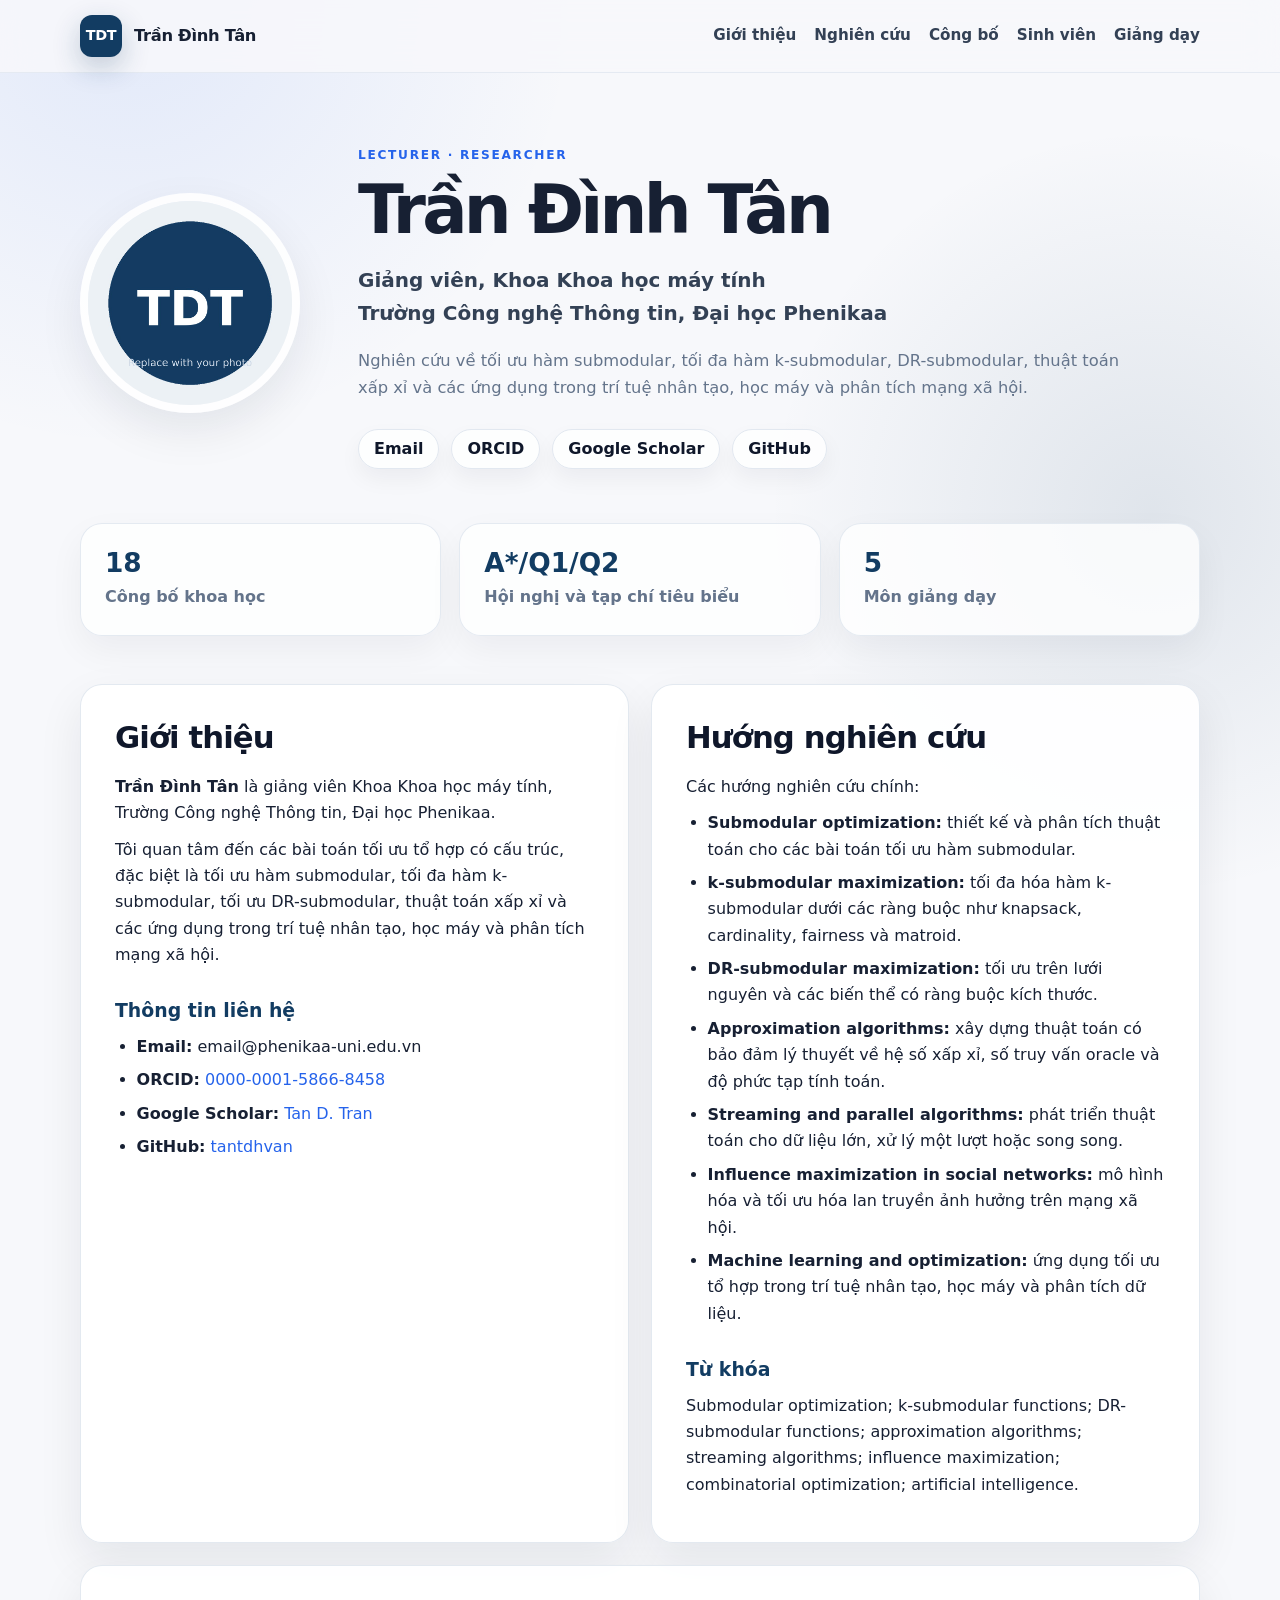
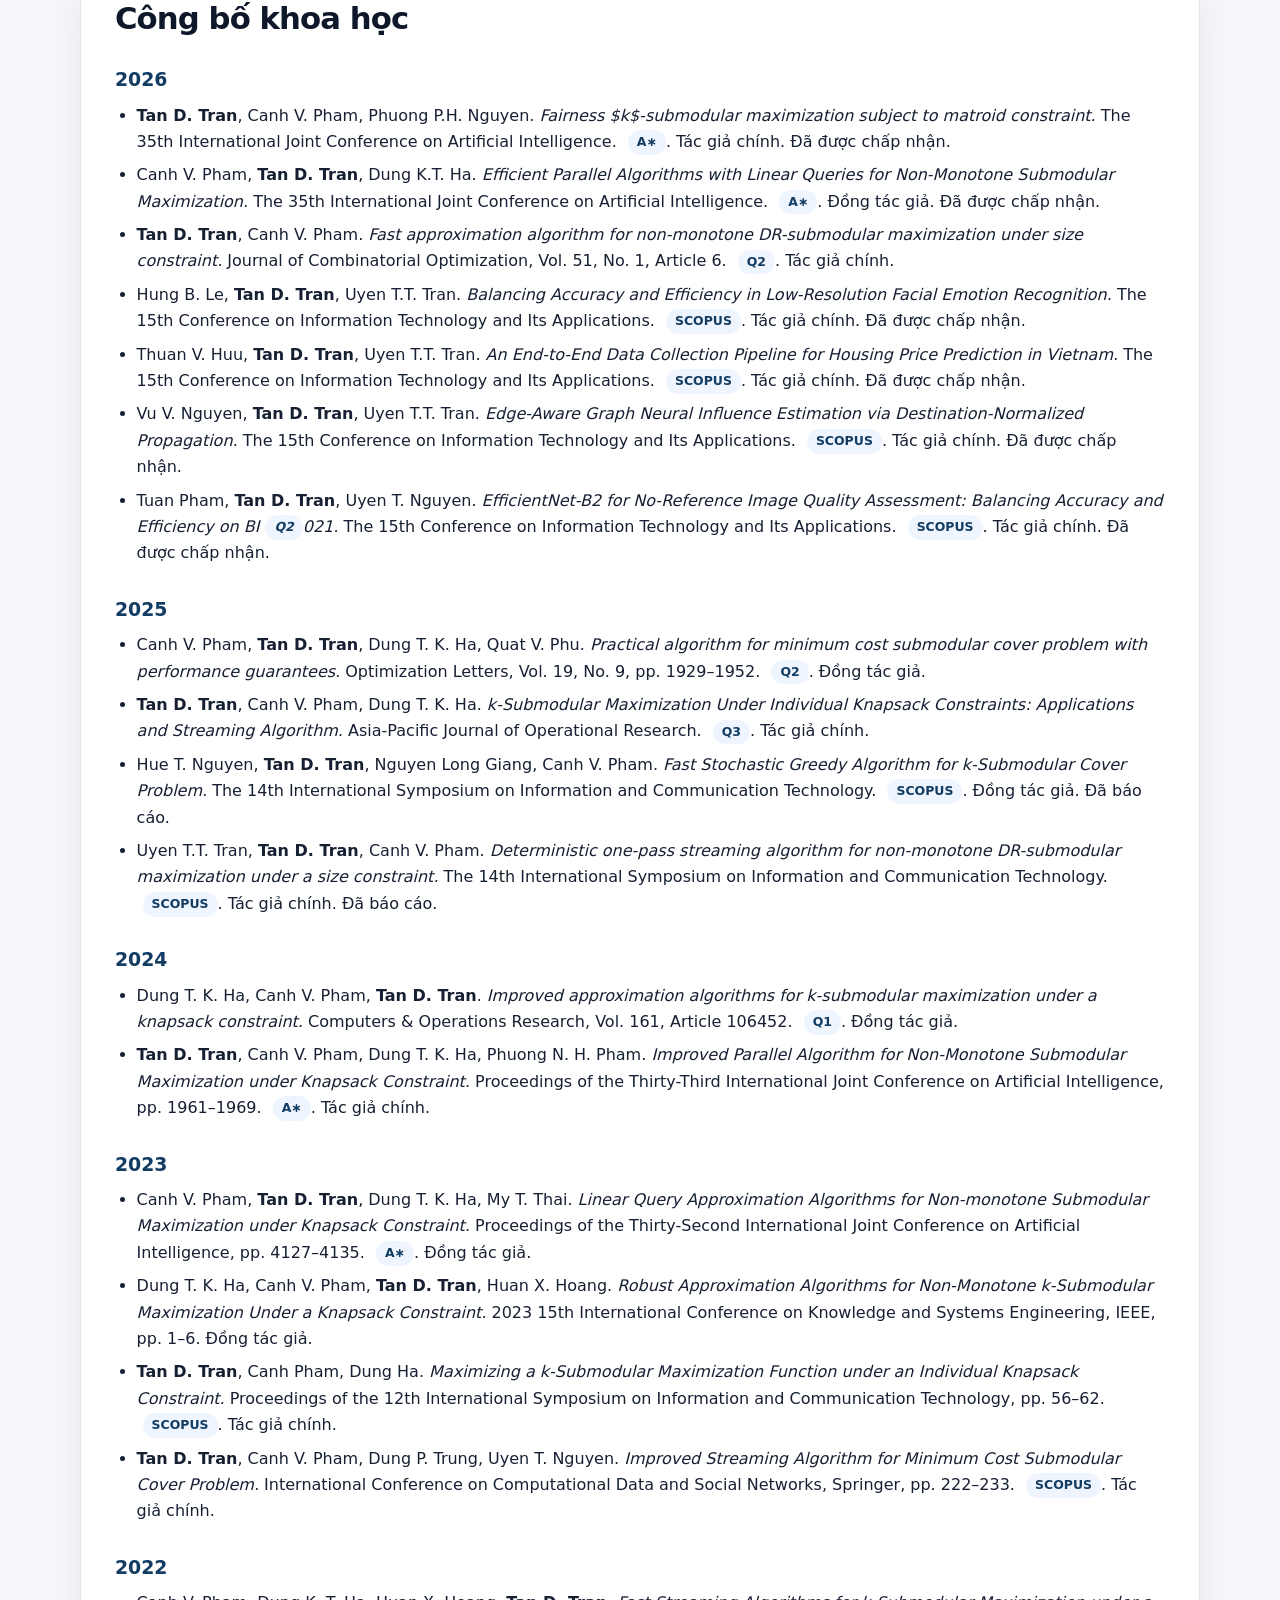
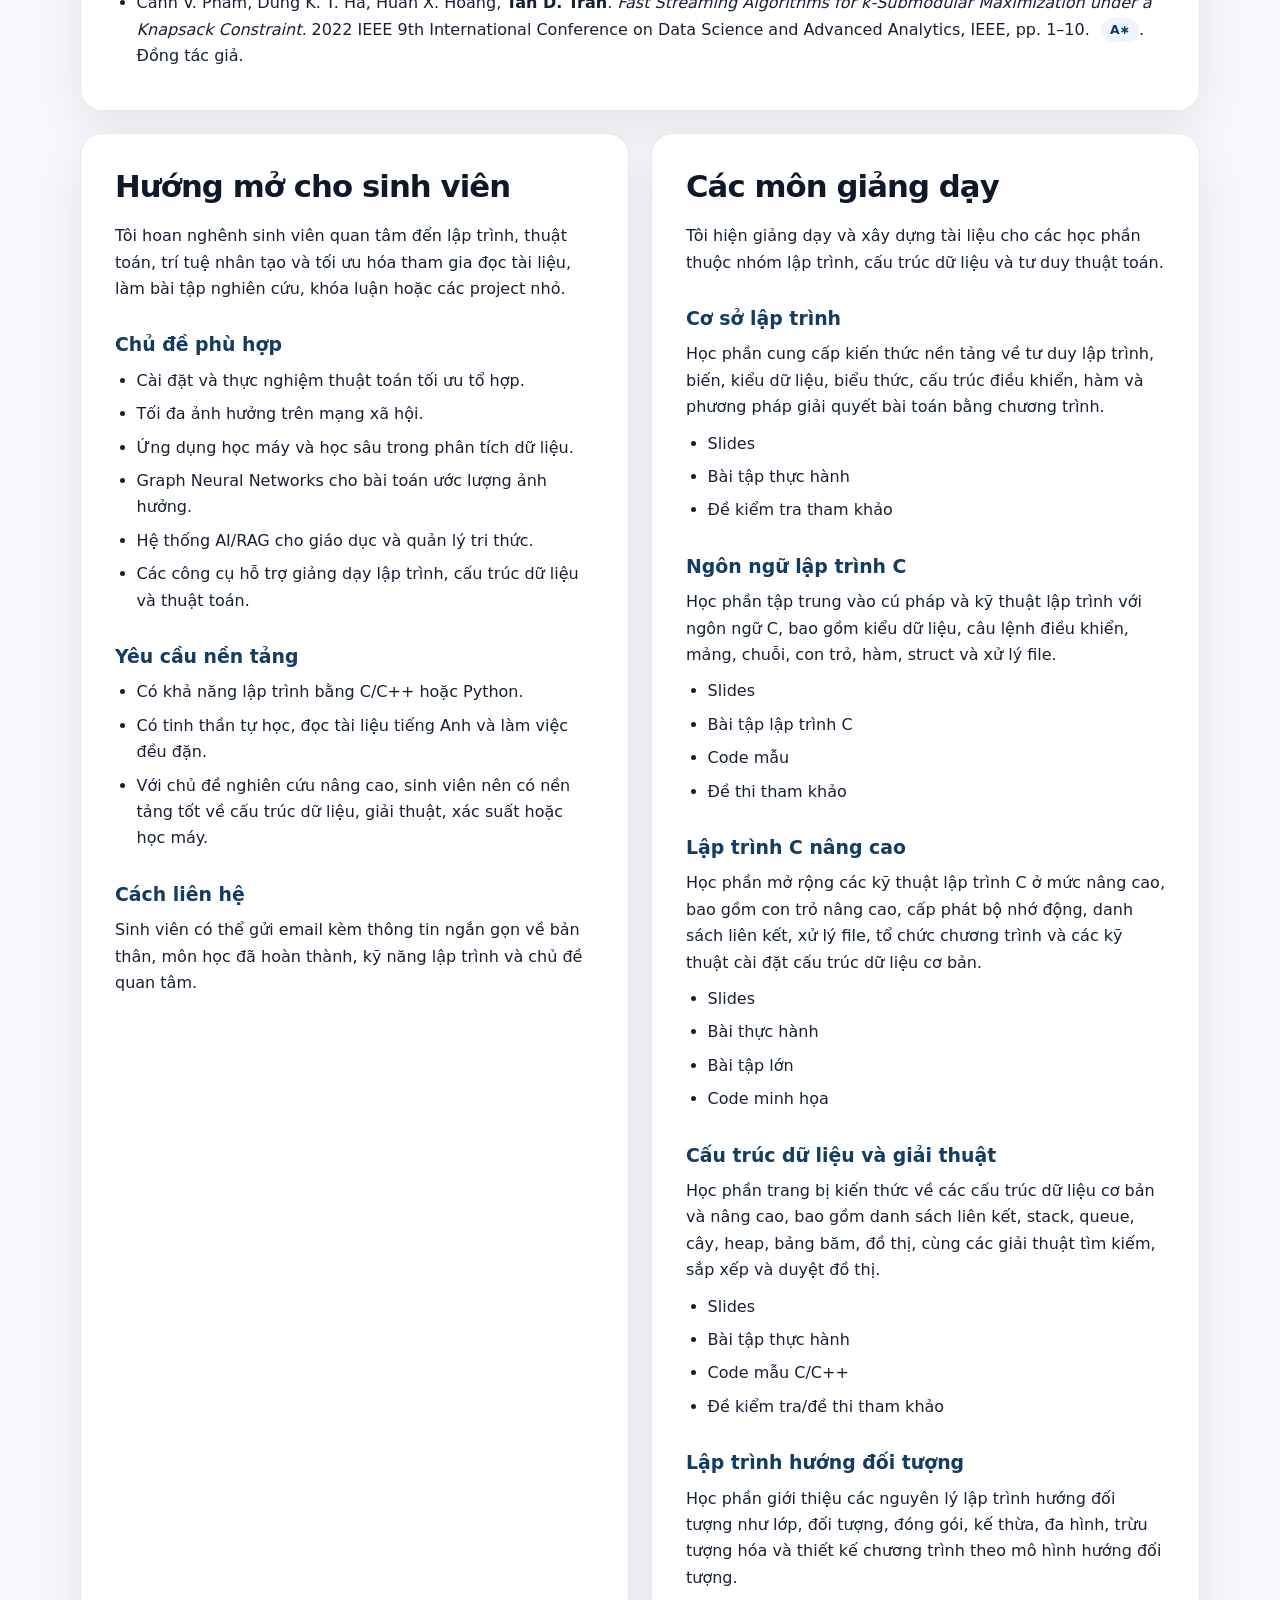
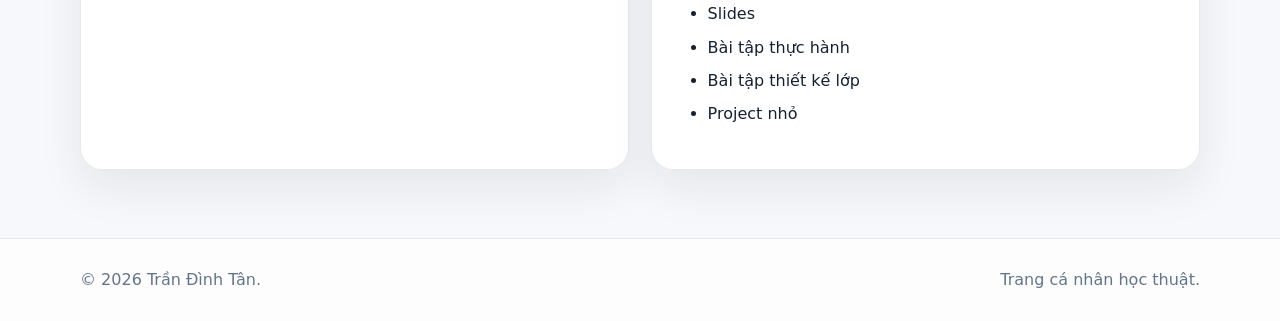
<file: index.html>
<!doctype html>
<html lang="vi">
<head>
  <meta charset="utf-8" />
  <meta name="viewport" content="width=device-width, initial-scale=1" />
  <title>Trần Đình Tân | Academic Homepage</title>
  <meta name="description" content="Trang cá nhân học thuật của Trần Đình Tân: nghiên cứu, công bố, giảng dạy và hướng mở cho sinh viên." />
  <meta name="author" content="Trần Đình Tân" />
  <meta property="og:title" content="Trần Đình Tân | Academic Homepage" />
  <meta property="og:description" content="Research, publications, teaching, and student opportunities." />
  <meta property="og:type" content="website" />
  <link rel="icon" href="assets/img/favicon.svg" type="image/svg+xml" />
  <link rel="stylesheet" href="assets/css/style.css" />
</head>
<body>
  <header class="site-header" id="top">
    <div class="container nav-wrap">
      <a class="brand" href="#top" aria-label="Trang chủ">
        <span class="brand-mark">TDT</span>
        <span class="brand-text">Trần Đình Tân</span>
      </a>
      <button class="nav-toggle" id="nav-toggle" aria-label="Mở menu" aria-expanded="false">☰</button>
      <nav class="nav" id="main-nav">
        <a href="#profile">Giới thiệu</a>
        <a href="#research">Nghiên cứu</a>
        <a href="#publications">Công bố</a>
        <a href="#students">Sinh viên</a>
        <a href="#teaching">Giảng dạy</a>
      </nav>
    </div>
  </header>

  <main>
    <section class="hero">
      <div class="container hero-grid">
        <div class="hero-photo">
          <img src="assets/img/avatar.jpg" alt="Ảnh đại diện Trần Đình Tân" />
        </div>
        <div class="hero-content">
          <p class="eyebrow">Lecturer · Researcher</p>
          <h1>Trần Đình Tân</h1>
          <p class="subtitle">Giảng viên, Khoa Khoa học máy tính<br/>Trường Công nghệ Thông tin, Đại học Phenikaa</p>
          <p class="summary">
            Nghiên cứu về tối ưu hàm submodular, tối đa hàm k-submodular,
            DR-submodular, thuật toán xấp xỉ và các ứng dụng trong trí tuệ nhân tạo,
            học máy và phân tích mạng xã hội.
          </p>
          <div class="link-row">
            <a href="mailto:email@phenikaa-uni.edu.vn">Email</a>
            <a href="https://orcid.org/0000-0001-5866-8458" target="_blank" rel="noopener">ORCID</a>
            <a href="https://scholar.google.com/citations?hl=vi&user=EHKNGs0AAAAJ" target="_blank" rel="noopener">Google Scholar</a>
            <a href="https://github.com/tantdhvan" target="_blank" rel="noopener">GitHub</a>
          </div>
        </div>
      </div>
    </section>

    <section class="container stats" aria-label="Tóm tắt hồ sơ">
      <article>
        <strong>18</strong>
        <span>Công bố khoa học</span>
      </article>
      <article>
        <strong>A*/Q1/Q2</strong>
        <span>Hội nghị và tạp chí tiêu biểu</span>
      </article>
      <article>
        <strong>5</strong>
        <span>Môn giảng dạy</span>
      </article>
    </section>

    <section class="container content-grid">
      <article class="card md-section" id="profile" data-md="content/profile.md">
        <div class="loading">Đang tải nội dung...</div>
      </article>

      <article class="card md-section" id="research" data-md="content/research.md">
        <div class="loading">Đang tải nội dung...</div>
      </article>

      <article class="card card-wide md-section" id="publications" data-md="content/publications.md">
        <div class="loading">Đang tải nội dung...</div>
      </article>

      <article class="card md-section" id="students" data-md="content/students.md">
        <div class="loading">Đang tải nội dung...</div>
      </article>

      <article class="card md-section" id="teaching" data-md="content/teaching.md">
        <div class="loading">Đang tải nội dung...</div>
      </article>
    </section>
  </main>

  <footer class="site-footer">
    <div class="container footer-grid">
      <p>© <span id="year"></span> Trần Đình Tân.</p>
      <p>Trang cá nhân học thuật.</p>
    </div>
  </footer>

  <script src="assets/js/app.js"></script>
</body>
</html>
</file>
<file: assets/css/style.css>
/* Academic personal homepage
   Edit colors in :root if needed.
*/

:root {
  --bg: #f7f8fb;
  --surface: #ffffff;
  --ink: #172033;
  --muted: #64748b;
  --line: #e2e8f0;
  --brand: #123c62;
  --brand-2: #2563eb;
  --soft: #eef5ff;
  --shadow: 0 18px 45px rgba(15, 23, 42, 0.08);
  --radius: 22px;
  --max: 1120px;
}

* {
  box-sizing: border-box;
}

html {
  scroll-behavior: smooth;
}

body {
  margin: 0;
  font-family: Inter, ui-sans-serif, system-ui, -apple-system, BlinkMacSystemFont, "Segoe UI", Arial, sans-serif;
  color: var(--ink);
  background:
    radial-gradient(circle at 10% 0%, rgba(37, 99, 235, 0.10), transparent 28rem),
    radial-gradient(circle at 90% 10%, rgba(18, 60, 98, 0.10), transparent 24rem),
    var(--bg);
  line-height: 1.65;
}

a {
  color: var(--brand-2);
  text-decoration: none;
}

a:hover {
  text-decoration: underline;
}

.container {
  width: min(100% - 36px, var(--max));
  margin: 0 auto;
}

.site-header {
  position: sticky;
  top: 0;
  z-index: 50;
  backdrop-filter: blur(16px);
  background: rgba(247, 248, 251, 0.88);
  border-bottom: 1px solid rgba(226, 232, 240, 0.85);
}

.nav-wrap {
  min-height: 72px;
  display: flex;
  align-items: center;
  justify-content: space-between;
  gap: 22px;
}

.brand {
  display: inline-flex;
  align-items: center;
  gap: 12px;
  color: var(--ink);
  font-weight: 750;
  letter-spacing: -0.02em;
}

.brand:hover {
  text-decoration: none;
}

.brand-mark {
  width: 42px;
  height: 42px;
  border-radius: 12px;
  display: grid;
  place-items: center;
  background: var(--brand);
  color: white;
  font-size: 0.9rem;
  box-shadow: 0 10px 28px rgba(18, 60, 98, 0.24);
}

.brand-text {
  font-size: 1.02rem;
}

.nav {
  display: flex;
  align-items: center;
  gap: 18px;
}

.nav a {
  color: #334155;
  font-weight: 600;
  font-size: 0.95rem;
}

.nav-toggle {
  display: none;
  border: 1px solid var(--line);
  background: var(--surface);
  border-radius: 12px;
  width: 42px;
  height: 42px;
  font-size: 1.25rem;
  cursor: pointer;
}

.hero {
  padding: 72px 0 28px;
}

.hero-grid {
  display: grid;
  grid-template-columns: 230px 1fr;
  gap: 48px;
  align-items: center;
}

.hero-photo img {
  width: 220px;
  height: 220px;
  object-fit: cover;
  border-radius: 50%;
  border: 8px solid rgba(255, 255, 255, 0.9);
  box-shadow: var(--shadow);
}

.eyebrow {
  margin: 0 0 10px;
  color: var(--brand-2);
  font-weight: 800;
  text-transform: uppercase;
  letter-spacing: 0.14em;
  font-size: 0.76rem;
}

.hero h1 {
  margin: 0;
  font-size: clamp(2.25rem, 6vw, 4.2rem);
  line-height: 1.05;
  letter-spacing: -0.055em;
}

.subtitle {
  margin: 18px 0 0;
  color: #334155;
  font-weight: 650;
  font-size: clamp(1.05rem, 2vw, 1.25rem);
}

.summary {
  max-width: 780px;
  margin: 18px 0 0;
  color: var(--muted);
  font-size: 1.02rem;
}

.link-row {
  display: flex;
  flex-wrap: wrap;
  gap: 12px;
  margin-top: 28px;
}

.link-row a {
  display: inline-flex;
  align-items: center;
  min-height: 40px;
  padding: 0 15px;
  border-radius: 999px;
  border: 1px solid var(--line);
  background: rgba(255, 255, 255, 0.82);
  color: #0f172a;
  font-weight: 650;
  box-shadow: 0 10px 22px rgba(15, 23, 42, 0.05);
}

.link-row a:hover {
  text-decoration: none;
  border-color: rgba(37, 99, 235, 0.45);
  transform: translateY(-1px);
}

.stats {
  display: grid;
  grid-template-columns: repeat(3, 1fr);
  gap: 18px;
  margin-top: 26px;
  margin-bottom: 26px;
}

.stats article {
  padding: 24px;
  border-radius: var(--radius);
  background: rgba(255, 255, 255, 0.78);
  border: 1px solid rgba(226, 232, 240, 0.9);
  box-shadow: 0 14px 35px rgba(15, 23, 42, 0.05);
}

.stats strong {
  display: block;
  color: var(--brand);
  font-size: 1.65rem;
  line-height: 1.1;
}

.stats span {
  display: block;
  margin-top: 7px;
  color: var(--muted);
  font-weight: 550;
}

.content-grid {
  display: grid;
  grid-template-columns: 1fr 1fr;
  gap: 22px;
  padding: 22px 0 68px;
}

.card {
  background: rgba(255, 255, 255, 0.92);
  border: 1px solid rgba(226, 232, 240, 0.95);
  border-radius: var(--radius);
  padding: clamp(24px, 3vw, 34px);
  box-shadow: var(--shadow);
  scroll-margin-top: 96px;
}

.card-wide {
  grid-column: 1 / -1;
}

.md-section h2 {
  margin: 0 0 18px;
  font-size: clamp(1.45rem, 2.4vw, 2rem);
  line-height: 1.2;
  letter-spacing: -0.03em;
  color: #0f172a;
}

.md-section h3 {
  margin: 30px 0 10px;
  font-size: 1.18rem;
  line-height: 1.35;
  color: var(--brand);
}

.md-section h4 {
  margin: 22px 0 8px;
  color: #334155;
}

.md-section p {
  margin: 10px 0;
}

.md-section ul,
.md-section ol {
  padding-left: 1.35rem;
  margin: 10px 0 0;
}

.md-section li {
  margin: 7px 0;
}

.md-section strong {
  font-weight: 780;
}

.md-section hr {
  border: 0;
  border-top: 1px solid var(--line);
  margin: 22px 0;
}

.md-section blockquote {
  margin: 18px 0;
  padding: 14px 18px;
  border-left: 4px solid var(--brand-2);
  background: var(--soft);
  color: #334155;
  border-radius: 0 14px 14px 0;
}

.md-section code {
  padding: 2px 6px;
  border-radius: 8px;
  background: #f1f5f9;
  font-size: 0.95em;
}

.pub-list {
  counter-reset: item;
}

.pub-item {
  padding: 18px 0;
  border-top: 1px solid var(--line);
}

.pub-item:first-child {
  border-top: 0;
}

.badge {
  display: inline-flex;
  align-items: center;
  padding: 2px 9px;
  margin-left: 6px;
  border-radius: 999px;
  background: var(--soft);
  color: var(--brand);
  font-size: 0.78rem;
  font-weight: 800;
  vertical-align: middle;
}

.loading {
  color: var(--muted);
}

.site-footer {
  border-top: 1px solid var(--line);
  padding: 28px 0;
  background: rgba(255, 255, 255, 0.75);
  color: var(--muted);
}

.footer-grid {
  display: flex;
  justify-content: space-between;
  gap: 18px;
  flex-wrap: wrap;
}

.footer-grid p {
  margin: 0;
}

@media (max-width: 860px) {
  .hero {
    padding-top: 42px;
  }

  .hero-grid {
    grid-template-columns: 1fr;
    gap: 28px;
  }

  .hero-photo img {
    width: 160px;
    height: 160px;
  }

  .stats {
    grid-template-columns: 1fr;
  }

  .content-grid {
    grid-template-columns: 1fr;
  }

  .nav-toggle {
    display: inline-grid;
    place-items: center;
  }

  .nav {
    position: absolute;
    top: 72px;
    left: 18px;
    right: 18px;
    display: none;
    flex-direction: column;
    align-items: stretch;
    gap: 0;
    padding: 10px;
    border: 1px solid var(--line);
    border-radius: 18px;
    background: var(--surface);
    box-shadow: var(--shadow);
  }

  .nav.open {
    display: flex;
  }

  .nav a {
    padding: 12px 14px;
    border-radius: 12px;
  }

  .nav a:hover {
    background: var(--soft);
    text-decoration: none;
  }
}

@media print {
  .site-header, .site-footer, .link-row {
    display: none;
  }

  body {
    background: #fff;
  }

  .hero,
  .content-grid {
    padding: 0;
  }

  .card,
  .stats article {
    box-shadow: none;
    border: 1px solid #ddd;
  }
}
</file>
